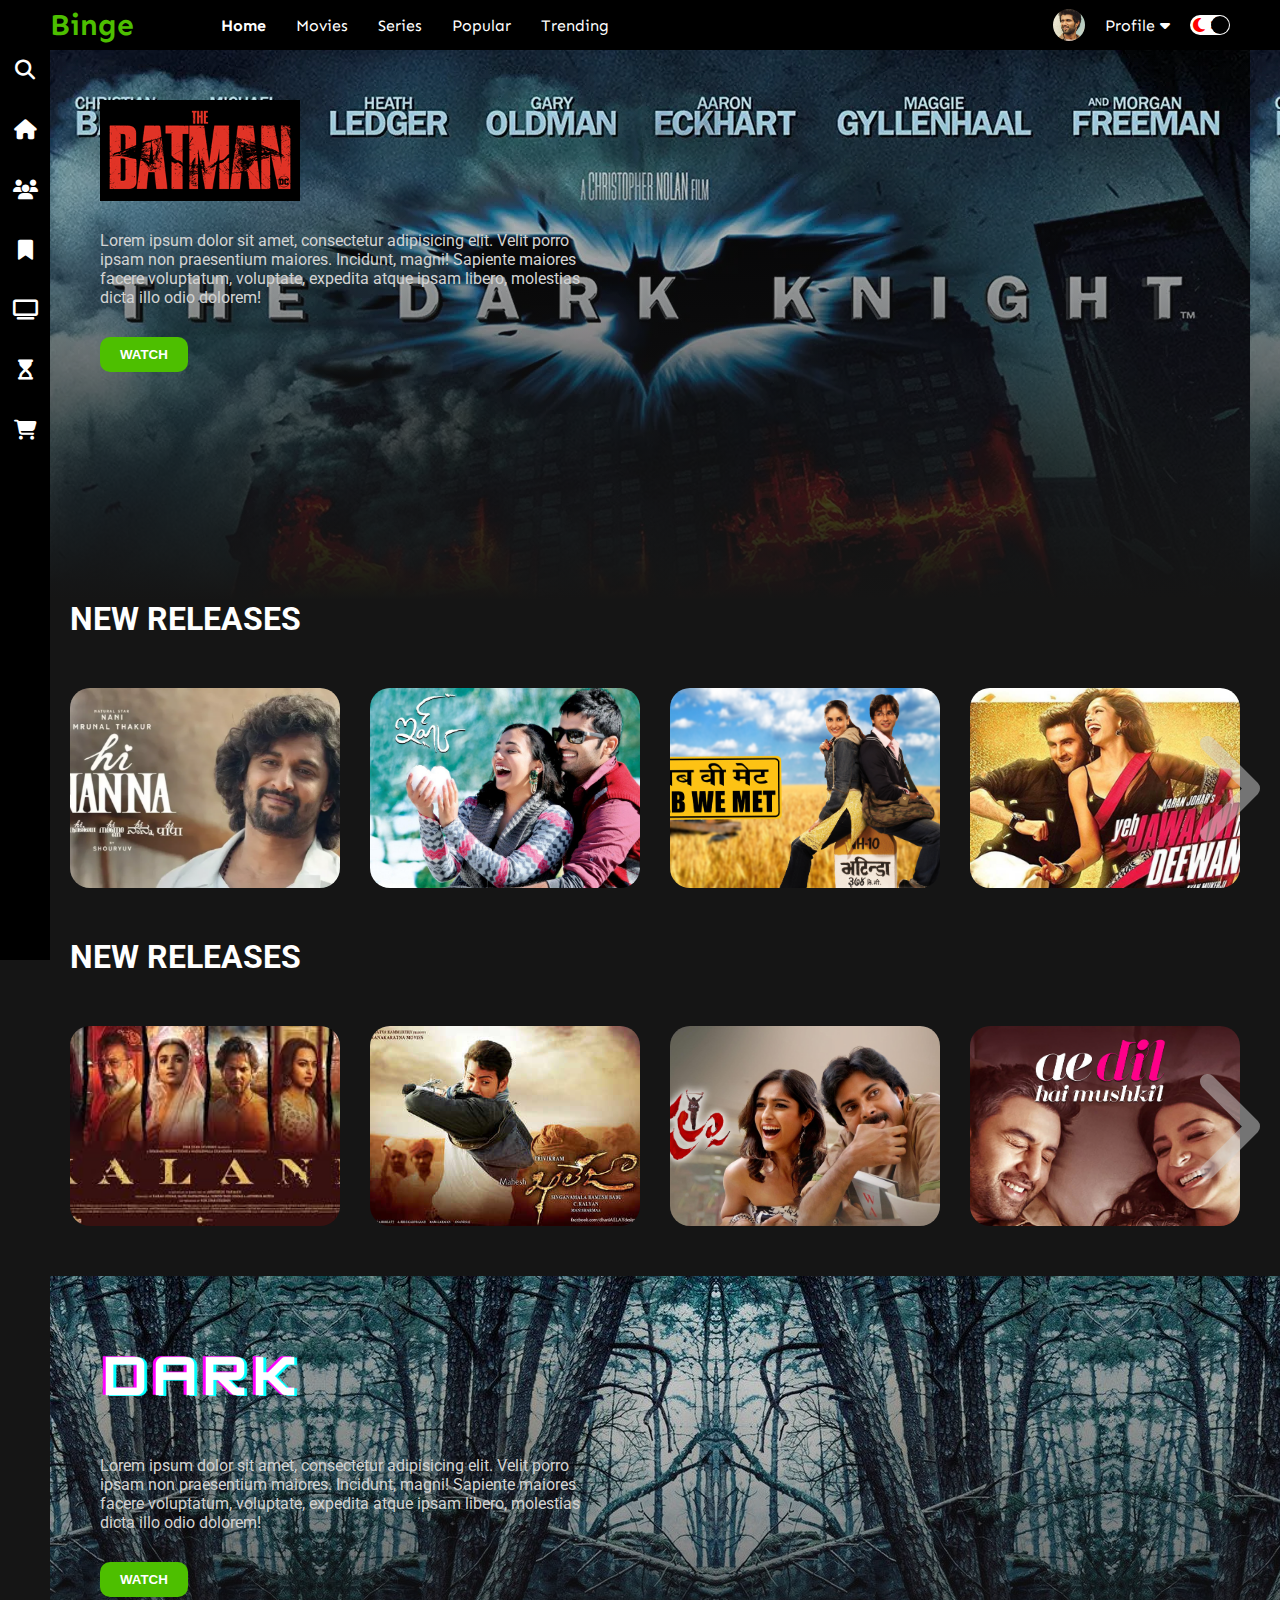
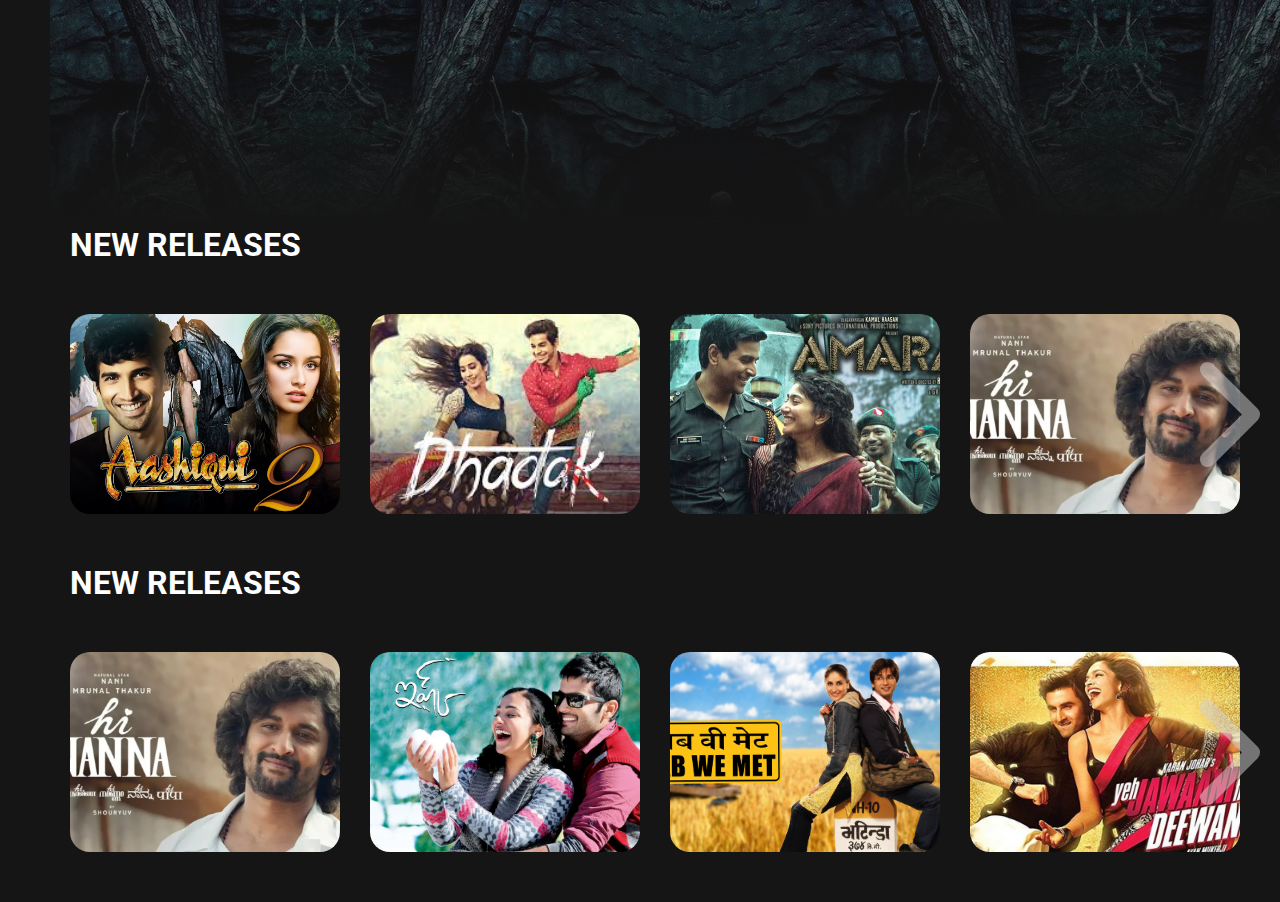
<file: index.html>
<html lang="en">
<head>
    <meta charset="UTF-8">
    <meta name="viewport" content="width=device-width, initial-scale=1.0">
    <link rel="stylesheet" href="style.css">
    <link rel="preconnect" href="https://fonts.googleapis.com">
    <link href="https://fonts.googleapis.com/css2?family=Roboto:wght@100;300;400;700&family=Sen:wght@400..800&display=swap" rel="stylesheet">
    <link rel="stylesheet" href="https://cdnjs.cloudflare.com/ajax/libs/font-awesome/6.7.1/css/all.min.css">
    <title>Movie Web</title>
</head>
<body>
    <div class="navbar">
    <div class="navbar-container">
        <div class="logo-container"><h1 class="logo">Binge</h1></div>
        <div class="menu-container">
            <ul class="menu-list">
                <li class="menu-list-item active">Home</li>
                <li class="menu-list-item">Movies</li>
                <li class="menu-list-item">Series</li>
                <li class="menu-list-item">Popular</li>
                <li class="menu-list-item">Trending</li>
            </ul>
        </div>

        <div class="profile-container">
            <img class="profile-picture" src="img/profile.jpg" alt="">
            <div class="profile-text-container">
                <span class="profile-text">Profile</span>
                <i class="fa-solid fa-caret-down"></i>
            </div>
            <div class="toggle">
                <i class="fa-solid fa-moon toggle-icon"></i>
                <i class="fa-solid fa-sun toggle-icon"></i>
                <div class="toggle-ball"></div>
            </div>
        </div>

    </div>
</div>
    <div class="sidebar">
        <i class="left-menu-icon fa-solid fa-magnifying-glass"></i>
        <i class="left-menu-icon fa-solid fa-house"></i>
        <i class="left-menu-icon fa-solid fa-users"></i>
        <i class="left-menu-icon fa-solid fa-bookmark"></i>
        <i class="left-menu-icon fa-solid fa-tv"></i>
        <i class="left-menu-icon fa-solid fa-hourglass-start"></i>
        <i class="left-menu-icon fa-solid fa-cart-shopping"></i>
    </div>
<div class="container">
    <div class="content-container">
        <div class="featured-content"
        style="background: linear-gradient(to bottom,rgba(0,0,0,0), #151515), url('img/f-1.jpg');">
            <img class="featured-title" src="img/f-t-1.png" alt="">
            <p class="featured-desc">Lorem ipsum dolor sit amet, consectetur adipisicing elit. Velit porro ipsam non praesentium maiores. Incidunt, magni! Sapiente maiores facere voluptatum, voluptate, expedita atque ipsam libero, molestias dicta illo odio dolorem!</p>
            <button class="featured-button">WATCH</button>
        </div>
        <div class="movie-list-container">
            <h1 class="movie-list-title">NEW RELEASES</h1>
            <div class="movie-list-wrapper">
                <div class="movie-list">
                    <div class="movie-list-item">
                        <img class="movie-list-item-img" src="img/1.jpeg" alt="">
                        <span class="movie-list-item-title">Her</span>
                        <p class="movie-list-item-desc">Lorem ipsum dolor sit amet consectetur, adipisicing elit. Vitae, laboriosam culpa omnis quaerat accusantium.</p>
                        <button class="movie-list-item-button">WATCH</button> 
                    </div>
                    <div class="movie-list-item">
                        <img class="movie-list-item-img" src="img/2.jpeg" alt="">
                        <span class="movie-list-item-title">Her</span>
                        <p class="movie-list-item-desc">Lorem ipsum dolor sit amet consectetur, adipisicing elit. Vitae, laboriosam culpa omnis quaerat accusantium.</p>
                        <button class="movie-list-item-button">WATCH</button> 
                    </div>
                    
                    <div class="movie-list-item">
                        <img class="movie-list-item-img" src="img/3.jpg" alt="">
                        <span class="movie-list-item-title">Her</span>
                        <p class="movie-list-item-desc">Lorem ipsum dolor sit amet consectetur, adipisicing elit. Vitae, laboriosam culpa omnis quaerat accusantium.</p>
                        <button class="movie-list-item-button">WATCH</button> 
                    </div>
                    <div class="movie-list-item">
                        <img class="movie-list-item-img" src="img/4.jpg" alt="">
                        <span class="movie-list-item-title">Her</span>
                        <p class="movie-list-item-desc">Lorem ipsum dolor sit amet consectetur, adipisicing elit. Vitae, laboriosam culpa omnis quaerat accusantium.</p>
                        <button class="movie-list-item-button">WATCH</button> 
                    </div>
                    <div class="movie-list-item">
                        <img class="movie-list-item-img" src="img/5.jpg" alt="">
                        <span class="movie-list-item-title">Her</span>
                        <p class="movie-list-item-desc">Lorem ipsum dolor sit amet consectetur, adipisicing elit. Vitae, laboriosam culpa omnis quaerat accusantium.</p>
                        <button class="movie-list-item-button">WATCH</button> 
                    </div>
                    <div class="movie-list-item">
                        <img class="movie-list-item-img" src="img/6.jpg" alt="">
                        <span class="movie-list-item-title">Her</span>
                        <p class="movie-list-item-desc">Lorem ipsum dolor sit amet consectetur, adipisicing elit. Vitae, laboriosam culpa omnis quaerat accusantium.</p>
                        <button class="movie-list-item-button">WATCH</button> 
                    </div>
                    <div class="movie-list-item">
                        <img class="movie-list-item-img" src="img/7.jpg" alt="">
                        <span class="movie-list-item-title">Her</span>
                        <p class="movie-list-item-desc">Lorem ipsum dolor sit amet consectetur, adipisicing elit. Vitae, laboriosam culpa omnis quaerat accusantium.</p>
                        <button class="movie-list-item-button">WATCH</button> 
                    </div>
                </div>
                <i class="fa-solid fa-chevron-right arrow"></i>
            </div>
        </div>
        <div class="movie-list-container">
            <h1 class="movie-list-title">NEW RELEASES</h1>
            <div class="movie-list-wrapper">
                <div class="movie-list">
                    <div class="movie-list-item">
                        <img class="movie-list-item-img" src="img/8.jpg" alt="">
                        <span class="movie-list-item-title">Her</span>
                        <p class="movie-list-item-desc">Lorem ipsum dolor sit amet consectetur, adipisicing elit. Vitae, laboriosam culpa omnis quaerat accusantium.</p>
                        <button class="movie-list-item-button">WATCH</button> 
                    </div>
                    <div class="movie-list-item">
                        <img class="movie-list-item-img" src="img/9.jpg" alt="">
                        <span class="movie-list-item-title">Her</span>
                        <p class="movie-list-item-desc">Lorem ipsum dolor sit amet consectetur, adipisicing elit. Vitae, laboriosam culpa omnis quaerat accusantium.</p>
                        <button class="movie-list-item-button">WATCH</button> 
                    </div>
                    <div class="movie-list-item">
                        <img class="movie-list-item-img" src="img/10.jpg" alt="">
                        <span class="movie-list-item-title">Her</span>
                        <p class="movie-list-item-desc">Lorem ipsum dolor sit amet consectetur, adipisicing elit. Vitae, laboriosam culpa omnis quaerat accusantium.</p>
                        <button class="movie-list-item-button">WATCH</button> 
                    </div>
                    <div class="movie-list-item">
                        <img class="movie-list-item-img" src="img/11.jpg" alt="">
                        <span class="movie-list-item-title">Her</span>
                        <p class="movie-list-item-desc">Lorem ipsum dolor sit amet consectetur, adipisicing elit. Vitae, laboriosam culpa omnis quaerat accusantium.</p>
                        <button class="movie-list-item-button">WATCH</button> 
                    </div>
                    <div class="movie-list-item">
                        <img class="movie-list-item-img" src="img/12.jpg" alt="">
                        <span class="movie-list-item-title">Her</span>
                        <p class="movie-list-item-desc">Lorem ipsum dolor sit amet consectetur, adipisicing elit. Vitae, laboriosam culpa omnis quaerat accusantium.</p>
                        <button class="movie-list-item-button">WATCH</button> 
                    </div>
                    <div class="movie-list-item">
                        <img class="movie-list-item-img" src="img/13.jpg" alt="">
                        <span class="movie-list-item-title">Her</span>
                        <p class="movie-list-item-desc">Lorem ipsum dolor sit amet consectetur, adipisicing elit. Vitae, laboriosam culpa omnis quaerat accusantium.</p>
                        <button class="movie-list-item-button">WATCH</button> 
                    </div>
                    <div class="movie-list-item">
                        <img class="movie-list-item-img" src="img/14.jpg" alt="">
                        <span class="movie-list-item-title">Her</span>
                        <p class="movie-list-item-desc">Lorem ipsum dolor sit amet consectetur, adipisicing elit. Vitae, laboriosam culpa omnis quaerat accusantium.</p>
                        <button class="movie-list-item-button">WATCH</button> 
                    </div>
                </div>
                <i class="fa-solid fa-chevron-right arrow"></i>
            </div>
        </div>
        <div class="featured-content"
        style="background: linear-gradient(to bottom,rgba(0,0,0,0), #151515), url('img/f-2.jpg');">
            <img class="featured-title" src="img/f-t-2.png" alt="">
            <p class="featured-desc">Lorem ipsum dolor sit amet, consectetur adipisicing elit. Velit porro ipsam non praesentium maiores. Incidunt, magni! Sapiente maiores facere voluptatum, voluptate, expedita atque ipsam libero, molestias dicta illo odio dolorem!</p>
            <button class="featured-button">WATCH</button>
        </div>
        <div class="movie-list-container">
            <h1 class="movie-list-title">NEW RELEASES</h1>
            <div class="movie-list-wrapper">
                <div class="movie-list">
                    <div class="movie-list-item">
                        <img class="movie-list-item-img" src="img/16.jpg" alt="">
                        <span class="movie-list-item-title">Her</span>
                        <p class="movie-list-item-desc">Lorem ipsum dolor sit amet consectetur, adipisicing elit. Vitae, laboriosam culpa omnis quaerat accusantium.</p>
                        <button class="movie-list-item-button">WATCH</button> 
                    </div>
                    <div class="movie-list-item">
                        <img class="movie-list-item-img" src="img/17.jpg" alt="">
                        <span class="movie-list-item-title">Her</span>
                        <p class="movie-list-item-desc">Lorem ipsum dolor sit amet consectetur, adipisicing elit. Vitae, laboriosam culpa omnis quaerat accusantium.</p>
                        <button class="movie-list-item-button">WATCH</button> 
                    </div>
                    <div class="movie-list-item">
                        <img class="movie-list-item-img" src="img/18.jpg" alt="">
                        <span class="movie-list-item-title">Her</span>
                        <p class="movie-list-item-desc">Lorem ipsum dolor sit amet consectetur, adipisicing elit. Vitae, laboriosam culpa omnis quaerat accusantium.</p>
                        <button class="movie-list-item-button">WATCH</button> 
                    </div>
                    <div class="movie-list-item">
                        <img class="movie-list-item-img" src="img/1.jpeg" alt="">
                        <span class="movie-list-item-title">Her</span>
                        <p class="movie-list-item-desc">Lorem ipsum dolor sit amet consectetur, adipisicing elit. Vitae, laboriosam culpa omnis quaerat accusantium.</p>
                        <button class="movie-list-item-button">WATCH</button> 
                    </div>
                    <div class="movie-list-item">
                        <img class="movie-list-item-img" src="img/2.jpeg" alt="">
                        <span class="movie-list-item-title">Her</span>
                        <p class="movie-list-item-desc">Lorem ipsum dolor sit amet consectetur, adipisicing elit. Vitae, laboriosam culpa omnis quaerat accusantium.</p>
                        <button class="movie-list-item-button">WATCH</button> 
                    </div>
                    <div class="movie-list-item">
                        <img class="movie-list-item-img" src="img/3.jpg" alt="">
                        <span class="movie-list-item-title">Her</span>
                        <p class="movie-list-item-desc">Lorem ipsum dolor sit amet consectetur, adipisicing elit. Vitae, laboriosam culpa omnis quaerat accusantium.</p>
                        <button class="movie-list-item-button">WATCH</button> 
                    </div>
                    <div class="movie-list-item">
                        <img class="movie-list-item-img" src="img/4.jpg" alt="">
                        <span class="movie-list-item-title">Her</span>
                        <p class="movie-list-item-desc">Lorem ipsum dolor sit amet consectetur, adipisicing elit. Vitae, laboriosam culpa omnis quaerat accusantium.</p>
                        <button class="movie-list-item-button">WATCH</button> 
                    </div>
                </div>
                <i class="fa-solid fa-chevron-right arrow"></i>
            </div>
        </div>
        <div class="movie-list-container">
            <h1 class="movie-list-title">NEW RELEASES</h1>
            <div class="movie-list-wrapper">
                <div class="movie-list">
                    <div class="movie-list-item">
                        <img class="movie-list-item-img" src="img/1.jpeg" alt="">
                        <span class="movie-list-item-title">Her</span>
                        <p class="movie-list-item-desc">Lorem ipsum dolor sit amet consectetur, adipisicing elit. Vitae, laboriosam culpa omnis quaerat accusantium.</p>
                        <button class="movie-list-item-button">WATCH</button> 
                    </div>
                    <div class="movie-list-item">
                        <img class="movie-list-item-img" src="img/2.jpeg" alt="">
                        <span class="movie-list-item-title">Her</span>
                        <p class="movie-list-item-desc">Lorem ipsum dolor sit amet consectetur, adipisicing elit. Vitae, laboriosam culpa omnis quaerat accusantium.</p>
                        <button class="movie-list-item-button">WATCH</button> 
                    </div>
                    <div class="movie-list-item">
                        <img class="movie-list-item-img" src="img/3.jpg" alt="">
                        <span class="movie-list-item-title">Her</span>
                        <p class="movie-list-item-desc">Lorem ipsum dolor sit amet consectetur, adipisicing elit. Vitae, laboriosam culpa omnis quaerat accusantium.</p>
                        <button class="movie-list-item-button">WATCH</button> 
                    </div>
                    <div class="movie-list-item">
                        <img class="movie-list-item-img" src="img/4.jpg" alt="">
                        <span class="movie-list-item-title">Her</span>
                        <p class="movie-list-item-desc">Lorem ipsum dolor sit amet consectetur, adipisicing elit. Vitae, laboriosam culpa omnis quaerat accusantium.</p>
                        <button class="movie-list-item-button">WATCH</button> 
                    </div>
                    <div class="movie-list-item">
                        <img class="movie-list-item-img" src="img/5.jpg" alt="">
                        <span class="movie-list-item-title">Her</span>
                        <p class="movie-list-item-desc">Lorem ipsum dolor sit amet consectetur, adipisicing elit. Vitae, laboriosam culpa omnis quaerat accusantium.</p>
                        <button class="movie-list-item-button">WATCH</button> 
                    </div>
                    <div class="movie-list-item">
                        <img class="movie-list-item-img" src="img/6.jpg" alt="">
                        <span class="movie-list-item-title">Her</span>
                        <p class="movie-list-item-desc">Lorem ipsum dolor sit amet consectetur, adipisicing elit. Vitae, laboriosam culpa omnis quaerat accusantium.</p>
                        <button class="movie-list-item-button">WATCH</button> 
                    </div>
                    <div class="movie-list-item">
                        <img class="movie-list-item-img" src="img/7.jpg" alt="">
                        <span class="movie-list-item-title">Her</span>
                        <p class="movie-list-item-desc">Lorem ipsum dolor sit amet consectetur, adipisicing elit. Vitae, laboriosam culpa omnis quaerat accusantium.</p>
                        <button class="movie-list-item-button">WATCH</button> 
                    </div>
                </div>
                <i class="fa-solid fa-chevron-right arrow"></i>
            </div>
        </div>
    </div>
</div>
<script src="web.js"></script>
</body>
</html>
</file>
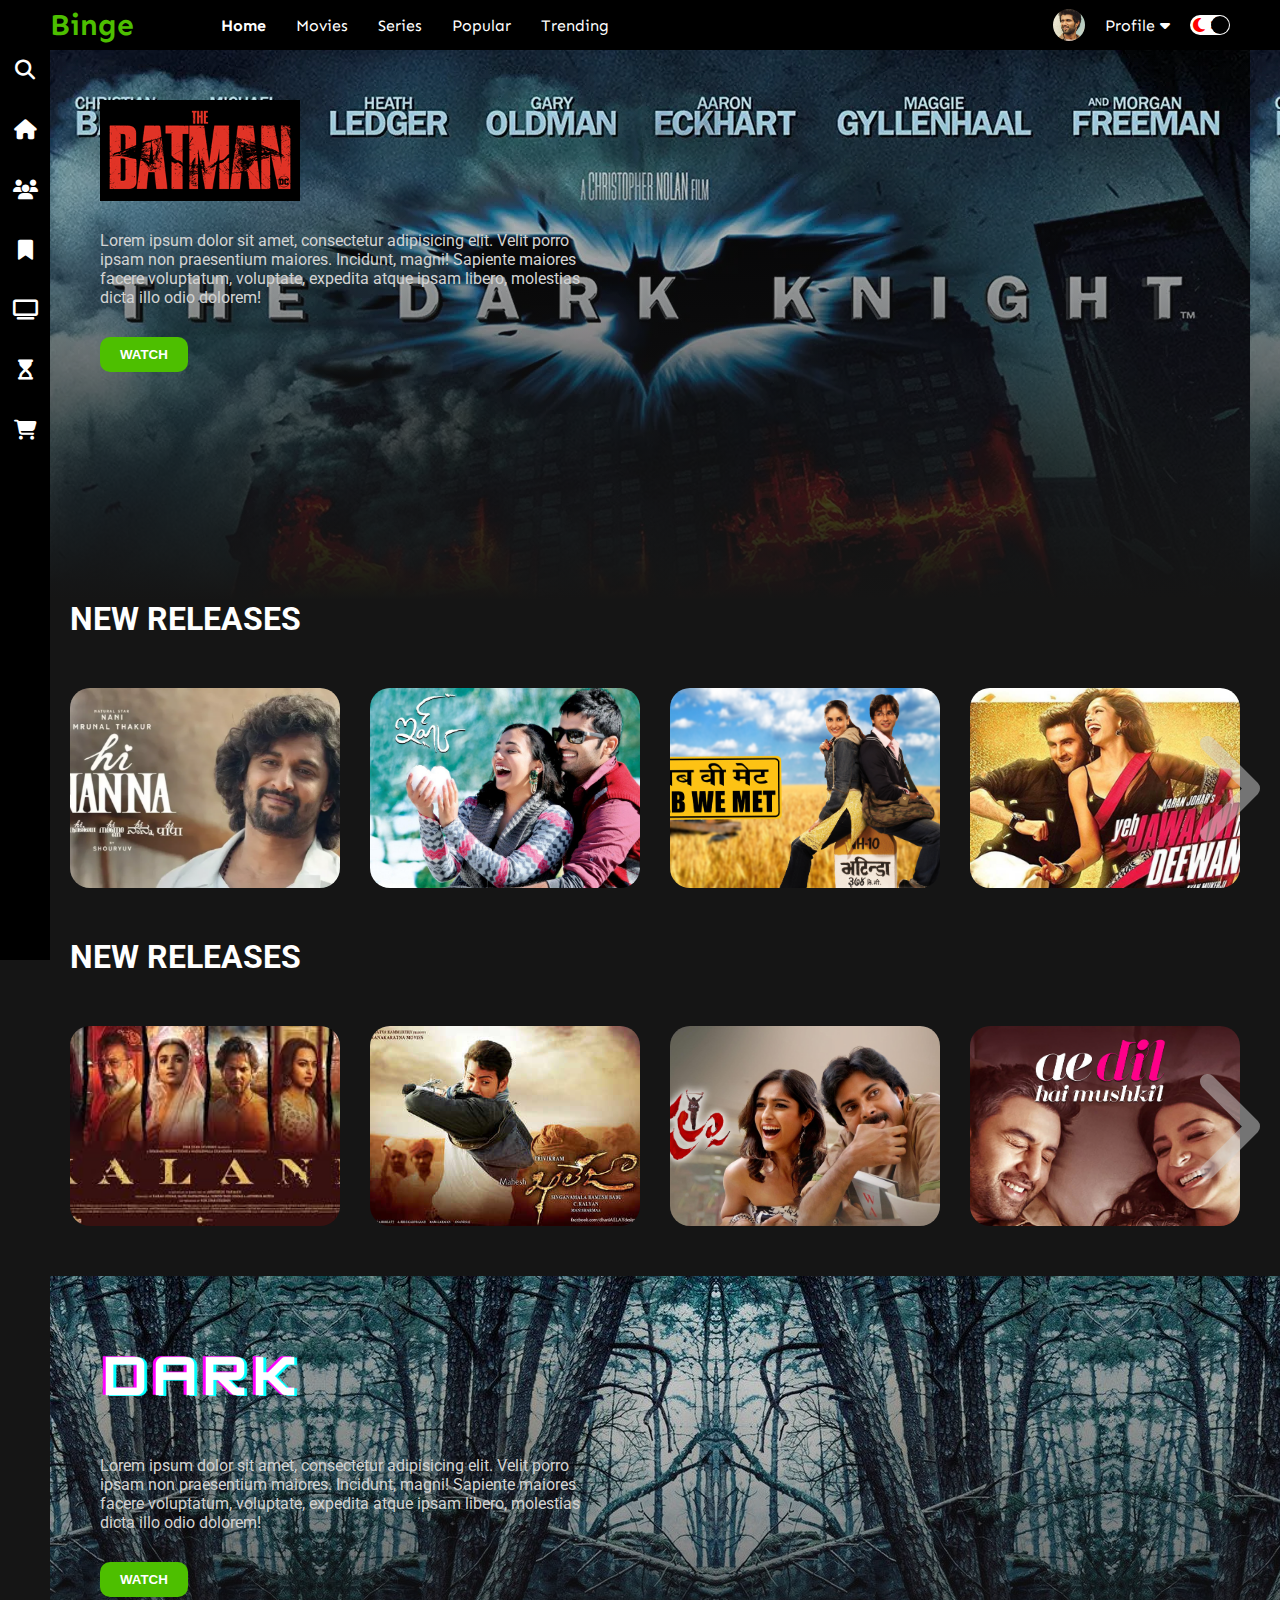
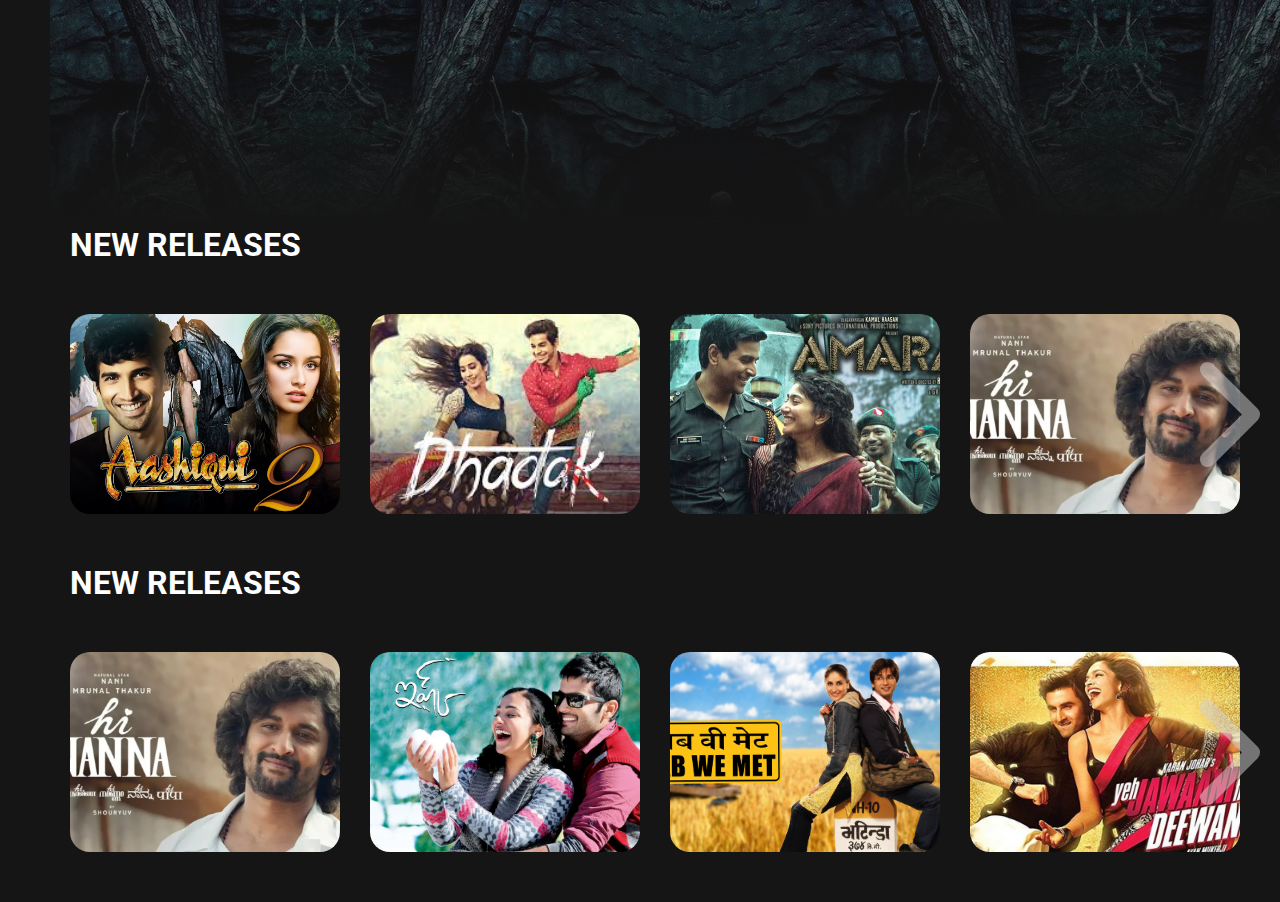
<file: MovieWeb/index.html>
<html lang="en">
<head>
    <meta charset="UTF-8">
    <meta name="viewport" content="width=device-width, initial-scale=1.0">
    <link rel="stylesheet" href="style.css">
    <link rel="preconnect" href="https://fonts.googleapis.com">
    <link href="https://fonts.googleapis.com/css2?family=Roboto:wght@100;300;400;700&family=Sen:wght@400..800&display=swap" rel="stylesheet">
    <link rel="stylesheet" href="https://cdnjs.cloudflare.com/ajax/libs/font-awesome/6.7.1/css/all.min.css">
    <title>Movie Web</title>
</head>
<body>
    <div class="navbar">
    <div class="navbar-container">
        <div class="logo-container"><h1 class="logo">Binge</h1></div>
        <div class="menu-container">
            <ul class="menu-list">
                <li class="menu-list-item active">Home</li>
                <li class="menu-list-item">Movies</li>
                <li class="menu-list-item">Series</li>
                <li class="menu-list-item">Popular</li>
                <li class="menu-list-item">Trending</li>
            </ul>
        </div>

        <div class="profile-container">
            <img class="profile-picture" src="img/profile.jpg" alt="">
            <div class="profile-text-container">
                <span class="profile-text">Profile</span>
                <i class="fa-solid fa-caret-down"></i>
            </div>
            <div class="toggle">
                <i class="fa-solid fa-moon toggle-icon"></i>
                <i class="fa-solid fa-sun toggle-icon"></i>
                <div class="toggle-ball"></div>
            </div>
        </div>

    </div>
</div>
    <div class="sidebar">
        <i class="left-menu-icon fa-solid fa-magnifying-glass"></i>
        <i class="left-menu-icon fa-solid fa-house"></i>
        <i class="left-menu-icon fa-solid fa-users"></i>
        <i class="left-menu-icon fa-solid fa-bookmark"></i>
        <i class="left-menu-icon fa-solid fa-tv"></i>
        <i class="left-menu-icon fa-solid fa-hourglass-start"></i>
        <i class="left-menu-icon fa-solid fa-cart-shopping"></i>
    </div>
<div class="container">
    <div class="content-container">
        <div class="featured-content"
        style="background: linear-gradient(to bottom,rgba(0,0,0,0), #151515), url('img/f-1.jpg');">
            <img class="featured-title" src="img/f-t-1.png" alt="">
            <p class="featured-desc">Lorem ipsum dolor sit amet, consectetur adipisicing elit. Velit porro ipsam non praesentium maiores. Incidunt, magni! Sapiente maiores facere voluptatum, voluptate, expedita atque ipsam libero, molestias dicta illo odio dolorem!</p>
            <button class="featured-button">WATCH</button>
        </div>
        <div class="movie-list-container">
            <h1 class="movie-list-title">NEW RELEASES</h1>
            <div class="movie-list-wrapper">
                <div class="movie-list">
                    <div class="movie-list-item">
                        <img class="movie-list-item-img" src="img/1.jpeg" alt="">
                        <span class="movie-list-item-title">Her</span>
                        <p class="movie-list-item-desc">Lorem ipsum dolor sit amet consectetur, adipisicing elit. Vitae, laboriosam culpa omnis quaerat accusantium.</p>
                        <button class="movie-list-item-button">WATCH</button> 
                    </div>
                    <div class="movie-list-item">
                        <img class="movie-list-item-img" src="img/2.jpeg" alt="">
                        <span class="movie-list-item-title">Her</span>
                        <p class="movie-list-item-desc">Lorem ipsum dolor sit amet consectetur, adipisicing elit. Vitae, laboriosam culpa omnis quaerat accusantium.</p>
                        <button class="movie-list-item-button">WATCH</button> 
                    </div>
                    
                    <div class="movie-list-item">
                        <img class="movie-list-item-img" src="img/3.jpg" alt="">
                        <span class="movie-list-item-title">Her</span>
                        <p class="movie-list-item-desc">Lorem ipsum dolor sit amet consectetur, adipisicing elit. Vitae, laboriosam culpa omnis quaerat accusantium.</p>
                        <button class="movie-list-item-button">WATCH</button> 
                    </div>
                    <div class="movie-list-item">
                        <img class="movie-list-item-img" src="img/4.jpg" alt="">
                        <span class="movie-list-item-title">Her</span>
                        <p class="movie-list-item-desc">Lorem ipsum dolor sit amet consectetur, adipisicing elit. Vitae, laboriosam culpa omnis quaerat accusantium.</p>
                        <button class="movie-list-item-button">WATCH</button> 
                    </div>
                    <div class="movie-list-item">
                        <img class="movie-list-item-img" src="img/5.jpg" alt="">
                        <span class="movie-list-item-title">Her</span>
                        <p class="movie-list-item-desc">Lorem ipsum dolor sit amet consectetur, adipisicing elit. Vitae, laboriosam culpa omnis quaerat accusantium.</p>
                        <button class="movie-list-item-button">WATCH</button> 
                    </div>
                    <div class="movie-list-item">
                        <img class="movie-list-item-img" src="img/6.jpg" alt="">
                        <span class="movie-list-item-title">Her</span>
                        <p class="movie-list-item-desc">Lorem ipsum dolor sit amet consectetur, adipisicing elit. Vitae, laboriosam culpa omnis quaerat accusantium.</p>
                        <button class="movie-list-item-button">WATCH</button> 
                    </div>
                    <div class="movie-list-item">
                        <img class="movie-list-item-img" src="img/7.jpg" alt="">
                        <span class="movie-list-item-title">Her</span>
                        <p class="movie-list-item-desc">Lorem ipsum dolor sit amet consectetur, adipisicing elit. Vitae, laboriosam culpa omnis quaerat accusantium.</p>
                        <button class="movie-list-item-button">WATCH</button> 
                    </div>
                </div>
                <i class="fa-solid fa-chevron-right arrow"></i>
            </div>
        </div>
        <div class="movie-list-container">
            <h1 class="movie-list-title">NEW RELEASES</h1>
            <div class="movie-list-wrapper">
                <div class="movie-list">
                    <div class="movie-list-item">
                        <img class="movie-list-item-img" src="img/8.jpg" alt="">
                        <span class="movie-list-item-title">Her</span>
                        <p class="movie-list-item-desc">Lorem ipsum dolor sit amet consectetur, adipisicing elit. Vitae, laboriosam culpa omnis quaerat accusantium.</p>
                        <button class="movie-list-item-button">WATCH</button> 
                    </div>
                    <div class="movie-list-item">
                        <img class="movie-list-item-img" src="img/9.jpg" alt="">
                        <span class="movie-list-item-title">Her</span>
                        <p class="movie-list-item-desc">Lorem ipsum dolor sit amet consectetur, adipisicing elit. Vitae, laboriosam culpa omnis quaerat accusantium.</p>
                        <button class="movie-list-item-button">WATCH</button> 
                    </div>
                    <div class="movie-list-item">
                        <img class="movie-list-item-img" src="img/10.jpg" alt="">
                        <span class="movie-list-item-title">Her</span>
                        <p class="movie-list-item-desc">Lorem ipsum dolor sit amet consectetur, adipisicing elit. Vitae, laboriosam culpa omnis quaerat accusantium.</p>
                        <button class="movie-list-item-button">WATCH</button> 
                    </div>
                    <div class="movie-list-item">
                        <img class="movie-list-item-img" src="img/11.jpg" alt="">
                        <span class="movie-list-item-title">Her</span>
                        <p class="movie-list-item-desc">Lorem ipsum dolor sit amet consectetur, adipisicing elit. Vitae, laboriosam culpa omnis quaerat accusantium.</p>
                        <button class="movie-list-item-button">WATCH</button> 
                    </div>
                    <div class="movie-list-item">
                        <img class="movie-list-item-img" src="img/12.jpg" alt="">
                        <span class="movie-list-item-title">Her</span>
                        <p class="movie-list-item-desc">Lorem ipsum dolor sit amet consectetur, adipisicing elit. Vitae, laboriosam culpa omnis quaerat accusantium.</p>
                        <button class="movie-list-item-button">WATCH</button> 
                    </div>
                    <div class="movie-list-item">
                        <img class="movie-list-item-img" src="img/13.jpg" alt="">
                        <span class="movie-list-item-title">Her</span>
                        <p class="movie-list-item-desc">Lorem ipsum dolor sit amet consectetur, adipisicing elit. Vitae, laboriosam culpa omnis quaerat accusantium.</p>
                        <button class="movie-list-item-button">WATCH</button> 
                    </div>
                    <div class="movie-list-item">
                        <img class="movie-list-item-img" src="img/14.jpg" alt="">
                        <span class="movie-list-item-title">Her</span>
                        <p class="movie-list-item-desc">Lorem ipsum dolor sit amet consectetur, adipisicing elit. Vitae, laboriosam culpa omnis quaerat accusantium.</p>
                        <button class="movie-list-item-button">WATCH</button> 
                    </div>
                </div>
                <i class="fa-solid fa-chevron-right arrow"></i>
            </div>
        </div>
        <div class="featured-content"
        style="background: linear-gradient(to bottom,rgba(0,0,0,0), #151515), url('img/f-2.jpg');">
            <img class="featured-title" src="img/f-t-2.png" alt="">
            <p class="featured-desc">Lorem ipsum dolor sit amet, consectetur adipisicing elit. Velit porro ipsam non praesentium maiores. Incidunt, magni! Sapiente maiores facere voluptatum, voluptate, expedita atque ipsam libero, molestias dicta illo odio dolorem!</p>
            <button class="featured-button">WATCH</button>
        </div>
        <div class="movie-list-container">
            <h1 class="movie-list-title">NEW RELEASES</h1>
            <div class="movie-list-wrapper">
                <div class="movie-list">
                    <div class="movie-list-item">
                        <img class="movie-list-item-img" src="img/16.jpg" alt="">
                        <span class="movie-list-item-title">Her</span>
                        <p class="movie-list-item-desc">Lorem ipsum dolor sit amet consectetur, adipisicing elit. Vitae, laboriosam culpa omnis quaerat accusantium.</p>
                        <button class="movie-list-item-button">WATCH</button> 
                    </div>
                    <div class="movie-list-item">
                        <img class="movie-list-item-img" src="img/17.jpg" alt="">
                        <span class="movie-list-item-title">Her</span>
                        <p class="movie-list-item-desc">Lorem ipsum dolor sit amet consectetur, adipisicing elit. Vitae, laboriosam culpa omnis quaerat accusantium.</p>
                        <button class="movie-list-item-button">WATCH</button> 
                    </div>
                    <div class="movie-list-item">
                        <img class="movie-list-item-img" src="img/18.jpg" alt="">
                        <span class="movie-list-item-title">Her</span>
                        <p class="movie-list-item-desc">Lorem ipsum dolor sit amet consectetur, adipisicing elit. Vitae, laboriosam culpa omnis quaerat accusantium.</p>
                        <button class="movie-list-item-button">WATCH</button> 
                    </div>
                    <div class="movie-list-item">
                        <img class="movie-list-item-img" src="img/1.jpeg" alt="">
                        <span class="movie-list-item-title">Her</span>
                        <p class="movie-list-item-desc">Lorem ipsum dolor sit amet consectetur, adipisicing elit. Vitae, laboriosam culpa omnis quaerat accusantium.</p>
                        <button class="movie-list-item-button">WATCH</button> 
                    </div>
                    <div class="movie-list-item">
                        <img class="movie-list-item-img" src="img/2.jpeg" alt="">
                        <span class="movie-list-item-title">Her</span>
                        <p class="movie-list-item-desc">Lorem ipsum dolor sit amet consectetur, adipisicing elit. Vitae, laboriosam culpa omnis quaerat accusantium.</p>
                        <button class="movie-list-item-button">WATCH</button> 
                    </div>
                    <div class="movie-list-item">
                        <img class="movie-list-item-img" src="img/3.jpg" alt="">
                        <span class="movie-list-item-title">Her</span>
                        <p class="movie-list-item-desc">Lorem ipsum dolor sit amet consectetur, adipisicing elit. Vitae, laboriosam culpa omnis quaerat accusantium.</p>
                        <button class="movie-list-item-button">WATCH</button> 
                    </div>
                    <div class="movie-list-item">
                        <img class="movie-list-item-img" src="img/4.jpg" alt="">
                        <span class="movie-list-item-title">Her</span>
                        <p class="movie-list-item-desc">Lorem ipsum dolor sit amet consectetur, adipisicing elit. Vitae, laboriosam culpa omnis quaerat accusantium.</p>
                        <button class="movie-list-item-button">WATCH</button> 
                    </div>
                </div>
                <i class="fa-solid fa-chevron-right arrow"></i>
            </div>
        </div>
        <div class="movie-list-container">
            <h1 class="movie-list-title">NEW RELEASES</h1>
            <div class="movie-list-wrapper">
                <div class="movie-list">
                    <div class="movie-list-item">
                        <img class="movie-list-item-img" src="img/1.jpeg" alt="">
                        <span class="movie-list-item-title">Her</span>
                        <p class="movie-list-item-desc">Lorem ipsum dolor sit amet consectetur, adipisicing elit. Vitae, laboriosam culpa omnis quaerat accusantium.</p>
                        <button class="movie-list-item-button">WATCH</button> 
                    </div>
                    <div class="movie-list-item">
                        <img class="movie-list-item-img" src="img/2.jpeg" alt="">
                        <span class="movie-list-item-title">Her</span>
                        <p class="movie-list-item-desc">Lorem ipsum dolor sit amet consectetur, adipisicing elit. Vitae, laboriosam culpa omnis quaerat accusantium.</p>
                        <button class="movie-list-item-button">WATCH</button> 
                    </div>
                    <div class="movie-list-item">
                        <img class="movie-list-item-img" src="img/3.jpg" alt="">
                        <span class="movie-list-item-title">Her</span>
                        <p class="movie-list-item-desc">Lorem ipsum dolor sit amet consectetur, adipisicing elit. Vitae, laboriosam culpa omnis quaerat accusantium.</p>
                        <button class="movie-list-item-button">WATCH</button> 
                    </div>
                    <div class="movie-list-item">
                        <img class="movie-list-item-img" src="img/4.jpg" alt="">
                        <span class="movie-list-item-title">Her</span>
                        <p class="movie-list-item-desc">Lorem ipsum dolor sit amet consectetur, adipisicing elit. Vitae, laboriosam culpa omnis quaerat accusantium.</p>
                        <button class="movie-list-item-button">WATCH</button> 
                    </div>
                    <div class="movie-list-item">
                        <img class="movie-list-item-img" src="img/5.jpg" alt="">
                        <span class="movie-list-item-title">Her</span>
                        <p class="movie-list-item-desc">Lorem ipsum dolor sit amet consectetur, adipisicing elit. Vitae, laboriosam culpa omnis quaerat accusantium.</p>
                        <button class="movie-list-item-button">WATCH</button> 
                    </div>
                    <div class="movie-list-item">
                        <img class="movie-list-item-img" src="img/6.jpg" alt="">
                        <span class="movie-list-item-title">Her</span>
                        <p class="movie-list-item-desc">Lorem ipsum dolor sit amet consectetur, adipisicing elit. Vitae, laboriosam culpa omnis quaerat accusantium.</p>
                        <button class="movie-list-item-button">WATCH</button> 
                    </div>
                    <div class="movie-list-item">
                        <img class="movie-list-item-img" src="img/7.jpg" alt="">
                        <span class="movie-list-item-title">Her</span>
                        <p class="movie-list-item-desc">Lorem ipsum dolor sit amet consectetur, adipisicing elit. Vitae, laboriosam culpa omnis quaerat accusantium.</p>
                        <button class="movie-list-item-button">WATCH</button> 
                    </div>
                </div>
                <i class="fa-solid fa-chevron-right arrow"></i>
            </div>
        </div>
    </div>
</div>
<script src="web.js"></script>
</body>
</html>
</file>
<file: style.css>
*{
    margin: 0;
}
body{

  font-family: "Roboto", serif;
}

.navbar{
    width: 100%;
    height: 50px;
    background-color: black;
}
.navbar-container{
    display: flex;
    align-items: center;
    padding: 0 50px;
    height: 100%;
    color: white;
    font-family: "Sen", sans-serif;

}

.logo-container{
    flex: 1;

}
.logo{
    font-size: 30px;
    color: #4dbf00;

}
.menu-container{
    flex: 6;
}

.menu-list{
    display: flex;
    list-style: none;
}
.menu-list-item{
    margin-right: 30px;
}
.menu-list-item.active{
    font-weight: bold;
}
.profile-container{
    flex: 2;
    display: flex;
    align-items: center;
    justify-content: flex-end;
}
.profile-text-container{
    margin: 0 20px;
}
.profile-picture{
    width: 32px;
    height: 32px;
    border-radius: 50%;
    object-fit: cover;
}

.toggle{
    width: 40px;
    height: 20px;
    background-color: white;
    border-radius: 30px;
    display: flex;
    align-items: center;
    justify-content: space-around;
    position: relative;
}
.toggle-icon{
    color: red;
}
.toggle-ball{
    width: 18px;
    height: 18px;
    background-color: black;
    position: absolute;
    right: 1px;
    border-radius: 50%;
    cursor: pointer;
    transition: 1s ease all;
}
.sidebar{
    width: 50px;
     height: 100%;
     background-color: black;
     position: fixed;
     top: 0;
     display: flex;
     flex-direction: column;
     align-items: center;
     padding-top: 60px;
}
.left-menu-icon{
    color: white;
    font-size: 20px;
    margin-bottom: 40px;
}
.container{
    background-color: #151515;
   min-height: calc( 100vh - 50px );
    color: white;
}
.content-container{
    margin-left: 50px;
}
.featured-content{
    height: 50vh;
    padding: 50px;
}
.featured-title{
    width: 200px;
}
.featured-desc{
    width: 500px;
    color: lightgray;
    margin: 30px 0;
}
.featured-button{
    background-color: #4dbf00;
    color: white;
    padding: 10px 20px;
    border-radius: 10px;
    border: none;
    outline: none;
    font-weight: bold;
}
.movie-list-container{
    padding:  0 20px;
}
.movie-list-wrapper{
    position: relative;
    overflow: hidden;
}
.movie-list{
    display: flex;
    align-items: center;
    height: 300px;
    transform: translateX(0);
    transition: all 1s ease-in-out;
}
.movie-list-item{
    margin-right: 30px;
    position: relative;
}
.movie-list-item:hover .movie-list-item-img{
    transform: scale(1.2);
    margin: 0 30px;
    opacity: 0.5;
}
.movie-list-item:hover .movie-list-item-title,
.movie-list-item:hover .movie-list-item-desc,
.movie-list-item:hover .movie-list-item-button{
    opacity: 1;
}
.movie-list-item-img{
    transition: all 1s ease-in-out;
    width: 270px;
    height: 200px;
    object-fit: cover;
    border-radius: 20px;
}
.movie-list-item-title{
    background-color: #333;
    padding: 0 10px;
    font-size: 32px;
    font-weight: bold;
    position: absolute;
    top: 10%;
    left: 50px;
    opacity: 0;
    transition: 1s all ease-in-out;
}
.movie-list-item-desc{
    background-color: #333;
    padding: 10px;
    font-size: 14px;
    position: absolute;
    top: 30%;
    left: 50px;
    width: 230px;
    opacity: 0;
    transition: 1s all ease-in-out;

}
.movie-list-item-button{
    padding: 10px;
    background-color: #4dbf00;
    color: white;
    border-radius:  10px;
    outline: none;
    border: none;
    cursor: pointer;
    position: absolute;
    bottom: 20px;
    left: 50px;
    opacity: 0;
    transition: 1s all ease-in-out;

}
.arrow{
    font-size: 120px;
    position: absolute;
    top: 90px;
    right: 0;
    color: lightgray;
    opacity: 0.5;
    cursor: pointer;
}
.container.active{
    background-color: white;
}
.movie-list-title.active{
    color: black;
}

.navbar-container.active{
    background-color: white;
    color: black;
}
.sidebar.active{
    background-color: white;
}
.left-menu-icon.active{
    color: black;
}
.toggle.active{
    background-color: black;
}
.toggle-ball.active{
    background-color: white;
    transform: translateX(-20px);
}

@media only screen and (max-width: 940px){
    .menu-container{
        display: none;
    }
}
</file>
<file: MovieWeb/style.css>
*{
    margin: 0;
}
body{

  font-family: "Roboto", serif;
}

.navbar{
    width: 100%;
    height: 50px;
    background-color: black;
}
.navbar-container{
    display: flex;
    align-items: center;
    padding: 0 50px;
    height: 100%;
    color: white;
    font-family: "Sen", sans-serif;

}

.logo-container{
    flex: 1;

}
.logo{
    font-size: 30px;
    color: #4dbf00;

}
.menu-container{
    flex: 6;
}

.menu-list{
    display: flex;
    list-style: none;
}
.menu-list-item{
    margin-right: 30px;
}
.menu-list-item.active{
    font-weight: bold;
}
.profile-container{
    flex: 2;
    display: flex;
    align-items: center;
    justify-content: flex-end;
}
.profile-text-container{
    margin: 0 20px;
}
.profile-picture{
    width: 32px;
    height: 32px;
    border-radius: 50%;
    object-fit: cover;
}

.toggle{
    width: 40px;
    height: 20px;
    background-color: white;
    border-radius: 30px;
    display: flex;
    align-items: center;
    justify-content: space-around;
    position: relative;
}
.toggle-icon{
    color: red;
}
.toggle-ball{
    width: 18px;
    height: 18px;
    background-color: black;
    position: absolute;
    right: 1px;
    border-radius: 50%;
    cursor: pointer;
    transition: 1s ease all;
}
.sidebar{
    width: 50px;
     height: 100%;
     background-color: black;
     position: fixed;
     top: 0;
     display: flex;
     flex-direction: column;
     align-items: center;
     padding-top: 60px;
}
.left-menu-icon{
    color: white;
    font-size: 20px;
    margin-bottom: 40px;
}
.container{
    background-color: #151515;
   min-height: calc( 100vh - 50px );
    color: white;
}
.content-container{
    margin-left: 50px;
}
.featured-content{
    height: 50vh;
    padding: 50px;
}
.featured-title{
    width: 200px;
}
.featured-desc{
    width: 500px;
    color: lightgray;
    margin: 30px 0;
}
.featured-button{
    background-color: #4dbf00;
    color: white;
    padding: 10px 20px;
    border-radius: 10px;
    border: none;
    outline: none;
    font-weight: bold;
}
.movie-list-container{
    padding:  0 20px;
}
.movie-list-wrapper{
    position: relative;
    overflow: hidden;
}
.movie-list{
    display: flex;
    align-items: center;
    height: 300px;
    transform: translateX(0);
    transition: all 1s ease-in-out;
}
.movie-list-item{
    margin-right: 30px;
    position: relative;
}
.movie-list-item:hover .movie-list-item-img{
    transform: scale(1.2);
    margin: 0 30px;
    opacity: 0.5;
}
.movie-list-item:hover .movie-list-item-title,
.movie-list-item:hover .movie-list-item-desc,
.movie-list-item:hover .movie-list-item-button{
    opacity: 1;
}
.movie-list-item-img{
    transition: all 1s ease-in-out;
    width: 270px;
    height: 200px;
    object-fit: cover;
    border-radius: 20px;
}
.movie-list-item-title{
    background-color: #333;
    padding: 0 10px;
    font-size: 32px;
    font-weight: bold;
    position: absolute;
    top: 10%;
    left: 50px;
    opacity: 0;
    transition: 1s all ease-in-out;
}
.movie-list-item-desc{
    background-color: #333;
    padding: 10px;
    font-size: 14px;
    position: absolute;
    top: 30%;
    left: 50px;
    width: 230px;
    opacity: 0;
    transition: 1s all ease-in-out;

}
.movie-list-item-button{
    padding: 10px;
    background-color: #4dbf00;
    color: white;
    border-radius:  10px;
    outline: none;
    border: none;
    cursor: pointer;
    position: absolute;
    bottom: 20px;
    left: 50px;
    opacity: 0;
    transition: 1s all ease-in-out;

}
.arrow{
    font-size: 120px;
    position: absolute;
    top: 90px;
    right: 0;
    color: lightgray;
    opacity: 0.5;
    cursor: pointer;
}
.container.active{
    background-color: white;
}
.movie-list-title.active{
    color: black;
}

.navbar-container.active{
    background-color: white;
    color: black;
}
.sidebar.active{
    background-color: white;
}
.left-menu-icon.active{
    color: black;
}
.toggle.active{
    background-color: black;
}
.toggle-ball.active{
    background-color: white;
    transform: translateX(-20px);
}

@media only screen and (max-width: 940px){
    .menu-container{
        display: none;
    }
}
</file>
